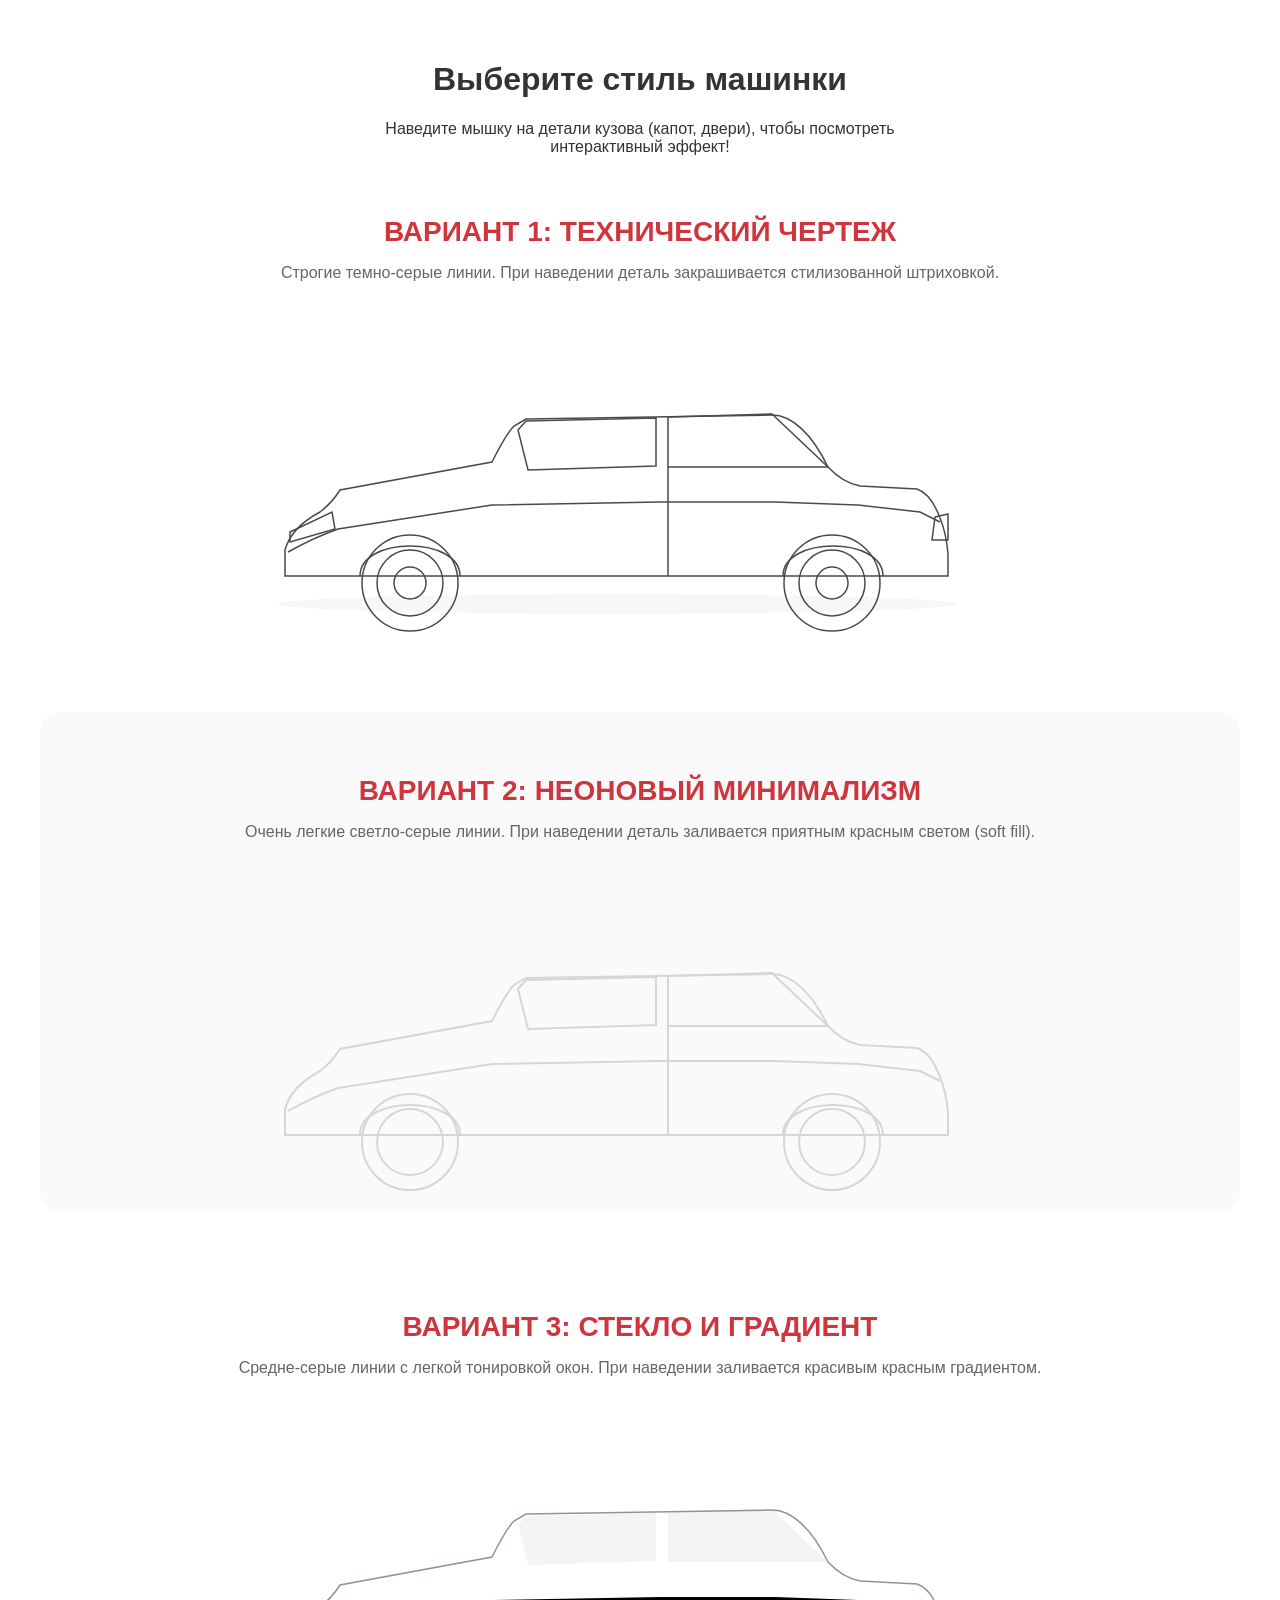
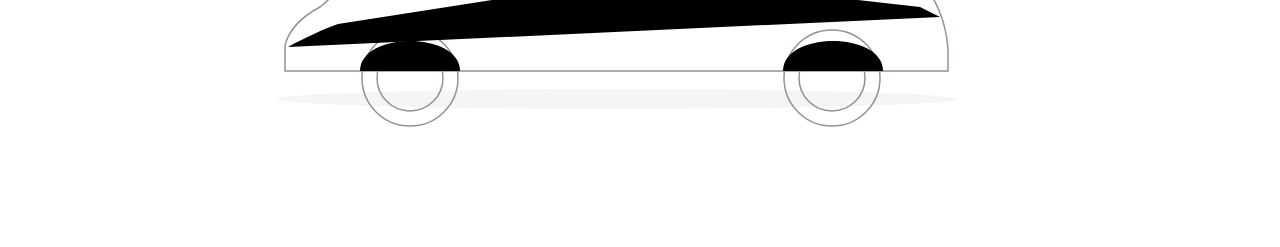
<file: car-test.html>
<!DOCTYPE html>
<html lang="ru">

<head>
    <meta charset="UTF-8">
    <title>Варианты машины</title>
    <style>
        body {
            font-family: 'Montserrat', sans-serif;
            background: #fff;
            padding: 40px;
            margin: 0;
            color: #333;
        }

        .variant {
            margin-bottom: 100px;
            text-align: center;
        }

        h2 {
            font-family: 'Oswald', sans-serif;
            font-size: 28px;
            color: #CE353C;
            text-transform: uppercase;
            margin-bottom: 10px;
        }

        p.desc {
            color: #666;
            margin-bottom: 40px;
        }

        .car-diagram-area {
            position: relative;
            max-width: 840px;
            margin: 0 auto;
        }

        .car-svg {
            width: 100%;
            height: auto;
            display: block;
            overflow: visible;
        }

        /* === ВАРИАНТ 1: ЧЕРТЕЖ (Blueprint) === */
        #v1 .car-body-path,
        #v1 .wheel,
        #v1 .car-details {
            fill: transparent !important;
            stroke: #4A4A4A !important;
            stroke-width: 1.5px !important;
        }

        #v1 .shadow {
            fill: rgba(0, 0, 0, 0.03) !important;
        }

        #v1 .car-zone {
            fill: transparent;
            cursor: pointer;
            transition: fill 0.3s;
        }

        #v1 .car-zone:hover {
            fill: url(#pattern-lines);
        }

        /* === ВАРИАНТ 2: НЕОН (Neon Glow) === */
        #v2 {
            background: #FAFAFA;
            padding: 40px 0;
            border-radius: 20px;
        }

        #v2 .car-body-path,
        #v2 .wheel,
        #v2 .car-details {
            fill: transparent !important;
            stroke: #D6D6D6 !important;
            stroke-width: 2px !important;
        }

        #v2 .shadow {
            fill: transparent !important;
        }

        #v2 .car-zone {
            fill: transparent;
            cursor: pointer;
            transition: all 0.3s;
        }

        #v2 .car-zone:hover {
            fill: rgba(206, 53, 60, 0.15);
            /* Glow effect simulated on fill because rects are clipped */
        }

        /* === ВАРИАНТ 3: СТЕКЛО (Glass Gradient) === */
        #v3 .car-body-path,
        #v3 .wheel {
            fill: transparent !important;
            stroke: #8B949E !important;
            stroke-width: 1.5px !important;
        }

        #v3 .windows {
            fill: rgba(139, 148, 158, 0.1) !important;
        }

        #v3 .shadow {
            fill: rgba(0, 0, 0, 0.04) !important;
        }

        #v3 .car-zone {
            fill: transparent;
            cursor: pointer;
            transition: opacity 0.3s;
        }

        #v3 .car-zone:hover {
            fill: url(#gradient-glass) !important;
            opacity: 0.9 !important;
        }

        /* Текстовые выноски (общие) */
        .car-labels line {
            opacity: 0.3;
        }
    </style>
</head>

<body>

    <div style="text-align:center; max-width: 600px; margin: 0 auto 60px;">
        <h1>Выберите стиль машинки</h1>
        <p>Наведите мышку на детали кузова (капот, двери), чтобы посмотреть интерактивный эффект!</p>
    </div>

    <!-- ВАРИАНТ 1 -->
    <div class="variant" id="v1">
        <h2>Вариант 1: Технический Чертеж</h2>
        <p class="desc">Строгие темно-серые линии. При наведении деталь закрашивается стилизованной штриховкой.</p>
        <div class="car-diagram-area">
            <svg class="car-svg" viewBox="0 0 840 290" xmlns="http://www.w3.org/2000/svg">
                <defs>
                    <clipPath id="carClip1">
                        <path
                            d="M65,254 L65,228 C70,210 85,198 100,190 C108,184 115,176 120,168 L272,140 C278,128 286,112 294,104 L306,97 L552,93 C572,93 592,112 608,145 C620,158 630,162 640,164 L697,167 C706,170 714,180 720,196 C725,208 727,220 728,232 L728,254 Z" />
                    </clipPath>
                    <!-- Штриховка -->
                    <pattern id="pattern-lines" width="8" height="8" patternUnits="userSpaceOnUse"
                        patternTransform="rotate(45)">
                        <line x1="0" y1="0" x2="0" y2="8" stroke="#CE353C" stroke-width="2" />
                    </pattern>
                </defs>

                <ellipse class="shadow" cx="397" cy="282" rx="340" ry="10" />

                <g class="wheel">
                    <circle cx="190" cy="261" r="48" />
                    <circle cx="190" cy="261" r="33" />
                    <circle cx="190" cy="261" r="16" />
                </g>
                <g class="wheel">
                    <circle cx="612" cy="261" r="48" />
                    <circle cx="612" cy="261" r="33" />
                    <circle cx="612" cy="261" r="16" />
                </g>

                <path class="car-body-path"
                    d="M65,254 L65,228 C70,210 85,198 100,190 C108,184 115,176 120,168 L272,140 C278,128 286,112 294,104 L306,97 L552,93 C572,93 592,112 608,145 C620,158 630,162 640,164 L697,167 C706,170 714,180 720,196 C725,208 727,220 728,232 L728,254 Z" />

                <g class="car-details">
                    <path d="M298,108 L306,99 L436,96 L436,144 L308,148 Z" />
                    <path d="M448,95 L552,92 L608,145 L448,145 Z" />
                    <line x1="448" y1="145" x2="448" y2="254" />
                    <path d="M68,230 C86,220 104,212 118,207 L272,183 L440,180 L555,180 L638,183 L700,190 L720,200" />
                    <path d="M140,254 C140,214 240,214 240,254" />
                    <path d="M563,254 C563,214 663,214 663,254" />
                    <path d="M70,210 L112,190 L115,207 L70,220 Z" />
                    <path d="M715,195 L728,192 L728,218 L712,218 Z" />
                </g>

                <g clip-path="url(#carClip1)">
                    <rect class="car-zone" x="60" y="185" width="78" height="72" />
                    <rect class="car-zone" x="118" y="95" width="176" height="95" />
                    <rect class="car-zone" x="118" y="190" width="175" height="65" />
                    <rect class="car-zone" x="294" y="88" width="157" height="168" />
                    <rect class="car-zone" x="452" y="88" width="100" height="168" />
                    <rect class="car-zone" x="294" y="85" width="320" height="62" />
                    <rect class="car-zone" x="552" y="145" width="172" height="112" />
                    <rect class="car-zone" x="698" y="162" width="35" height="95" />
                </g>
            </svg>
        </div>
    </div>

    <!-- ВАРИАНТ 2 -->
    <div class="variant" id="v2">
        <h2>Вариант 2: Неоновый минимализм</h2>
        <p class="desc">Очень легкие светло-серые линии. При наведении деталь заливается приятным красным светом (soft
            fill).</p>
        <div class="car-diagram-area">
            <svg class="car-svg" viewBox="0 0 840 290" xmlns="http://www.w3.org/2000/svg">
                <defs>
                    <clipPath id="carClip2">
                        <path
                            d="M65,254 L65,228 C70,210 85,198 100,190 C108,184 115,176 120,168 L272,140 C278,128 286,112 294,104 L306,97 L552,93 C572,93 592,112 608,145 C620,158 630,162 640,164 L697,167 C706,170 714,180 720,196 C725,208 727,220 728,232 L728,254 Z" />
                    </clipPath>
                    <filter id="neonBlur" x="-20%" y="-20%" width="140%" height="140%">
                        <feGaussianBlur stdDeviation="5" result="blur" />
                        <feBlend in="SourceGraphic" in2="blur" mode="normal" />
                    </filter>
                </defs>

                <ellipse class="shadow" cx="397" cy="282" rx="340" ry="10" />

                <g class="wheel">
                    <circle cx="190" cy="261" r="48" />
                    <circle cx="190" cy="261" r="33" />
                </g>
                <g class="wheel">
                    <circle cx="612" cy="261" r="48" />
                    <circle cx="612" cy="261" r="33" />
                </g>

                <path class="car-body-path"
                    d="M65,254 L65,228 C70,210 85,198 100,190 C108,184 115,176 120,168 L272,140 C278,128 286,112 294,104 L306,97 L552,93 C572,93 592,112 608,145 C620,158 630,162 640,164 L697,167 C706,170 714,180 720,196 C725,208 727,220 728,232 L728,254 Z" />

                <g class="car-details">
                    <path d="M298,108 L306,99 L436,96 L436,144 L308,148 Z" />
                    <path d="M448,95 L552,92 L608,145 L448,145 Z" />
                    <line x1="448" y1="145" x2="448" y2="254" />
                    <path d="M68,230 C86,220 104,212 118,207 L272,183 L440,180 L555,180 L638,183 L700,190 L720,200" />
                    <path d="M140,254 C140,214 240,214 240,254" />
                    <path d="M563,254 C563,214 663,214 663,254" />
                </g>

                <g clip-path="url(#carClip2)">
                    <rect class="car-zone" x="60" y="185" width="78" height="72" />
                    <rect class="car-zone" x="118" y="95" width="176" height="95" />
                    <rect class="car-zone" x="118" y="190" width="175" height="65" />
                    <rect class="car-zone" x="294" y="88" width="157" height="168" />
                    <rect class="car-zone" x="452" y="88" width="100" height="168" />
                    <rect class="car-zone" x="294" y="85" width="320" height="62" />
                    <rect class="car-zone" x="552" y="145" width="172" height="112" />
                    <rect class="car-zone" x="698" y="162" width="35" height="95" />
                </g>
            </svg>
        </div>
    </div>


    <!-- ВАРИАНТ 3 -->
    <div class="variant" id="v3">
        <h2>Вариант 3: Стекло и Градиент</h2>
        <p class="desc">Средне-серые линии с легкой тонировкой окон. При наведении заливается красивым красным
            градиентом.</p>
        <div class="car-diagram-area">
            <svg class="car-svg" viewBox="0 0 840 290" xmlns="http://www.w3.org/2000/svg">
                <defs>
                    <clipPath id="carClip3">
                        <path
                            d="M65,254 L65,228 C70,210 85,198 100,190 C108,184 115,176 120,168 L272,140 C278,128 286,112 294,104 L306,97 L552,93 C572,93 592,112 608,145 C620,158 630,162 640,164 L697,167 C706,170 714,180 720,196 C725,208 727,220 728,232 L728,254 Z" />
                    </clipPath>
                    <!-- Градиент стекла -->
                    <linearGradient id="gradient-glass" x1="0%" y1="0%" x2="100%" y2="100%">
                        <stop offset="0%" stop-color="#CE353C" stop-opacity="0.35" />
                        <stop offset="100%" stop-color="#CE353C" stop-opacity="0.05" />
                    </linearGradient>
                </defs>

                <ellipse class="shadow" cx="397" cy="282" rx="340" ry="10" />

                <g class="wheel">
                    <circle cx="190" cy="261" r="48" />
                    <circle cx="190" cy="261" r="33" />
                </g>
                <g class="wheel">
                    <circle cx="612" cy="261" r="48" />
                    <circle cx="612" cy="261" r="33" />
                </g>

                <path class="car-body-path"
                    d="M65,254 L65,228 C70,210 85,198 100,190 C108,184 115,176 120,168 L272,140 C278,128 286,112 294,104 L306,97 L552,93 C572,93 592,112 608,145 C620,158 630,162 640,164 L697,167 C706,170 714,180 720,196 C725,208 727,220 728,232 L728,254 Z" />

                <g class="car-details">
                    <path class="windows" d="M298,108 L306,99 L436,96 L436,144 L308,148 Z" />
                    <path class="windows" d="M448,95 L552,92 L608,145 L448,145 Z" />
                    <line x1="448" y1="145" x2="448" y2="254" />
                    <path d="M68,230 C86,220 104,212 118,207 L272,183 L440,180 L555,180 L638,183 L700,190 L720,200" />
                    <path d="M140,254 C140,214 240,214 240,254" />
                    <path d="M563,254 C563,214 663,214 663,254" />
                </g>

                <g clip-path="url(#carClip3)">
                    <rect class="car-zone" x="60" y="185" width="78" height="72" />
                    <rect class="car-zone" x="118" y="95" width="176" height="95" />
                    <rect class="car-zone" x="118" y="190" width="175" height="65" />
                    <rect class="car-zone" x="294" y="88" width="157" height="168" />
                    <rect class="car-zone" x="452" y="88" width="100" height="168" />
                    <rect class="car-zone" x="294" y="85" width="320" height="62" />
                    <rect class="car-zone" x="552" y="145" width="172" height="112" />
                    <rect class="car-zone" x="698" y="162" width="35" height="95" />
                </g>
            </svg>
        </div>
    </div>

</body>

</html>
</file>
